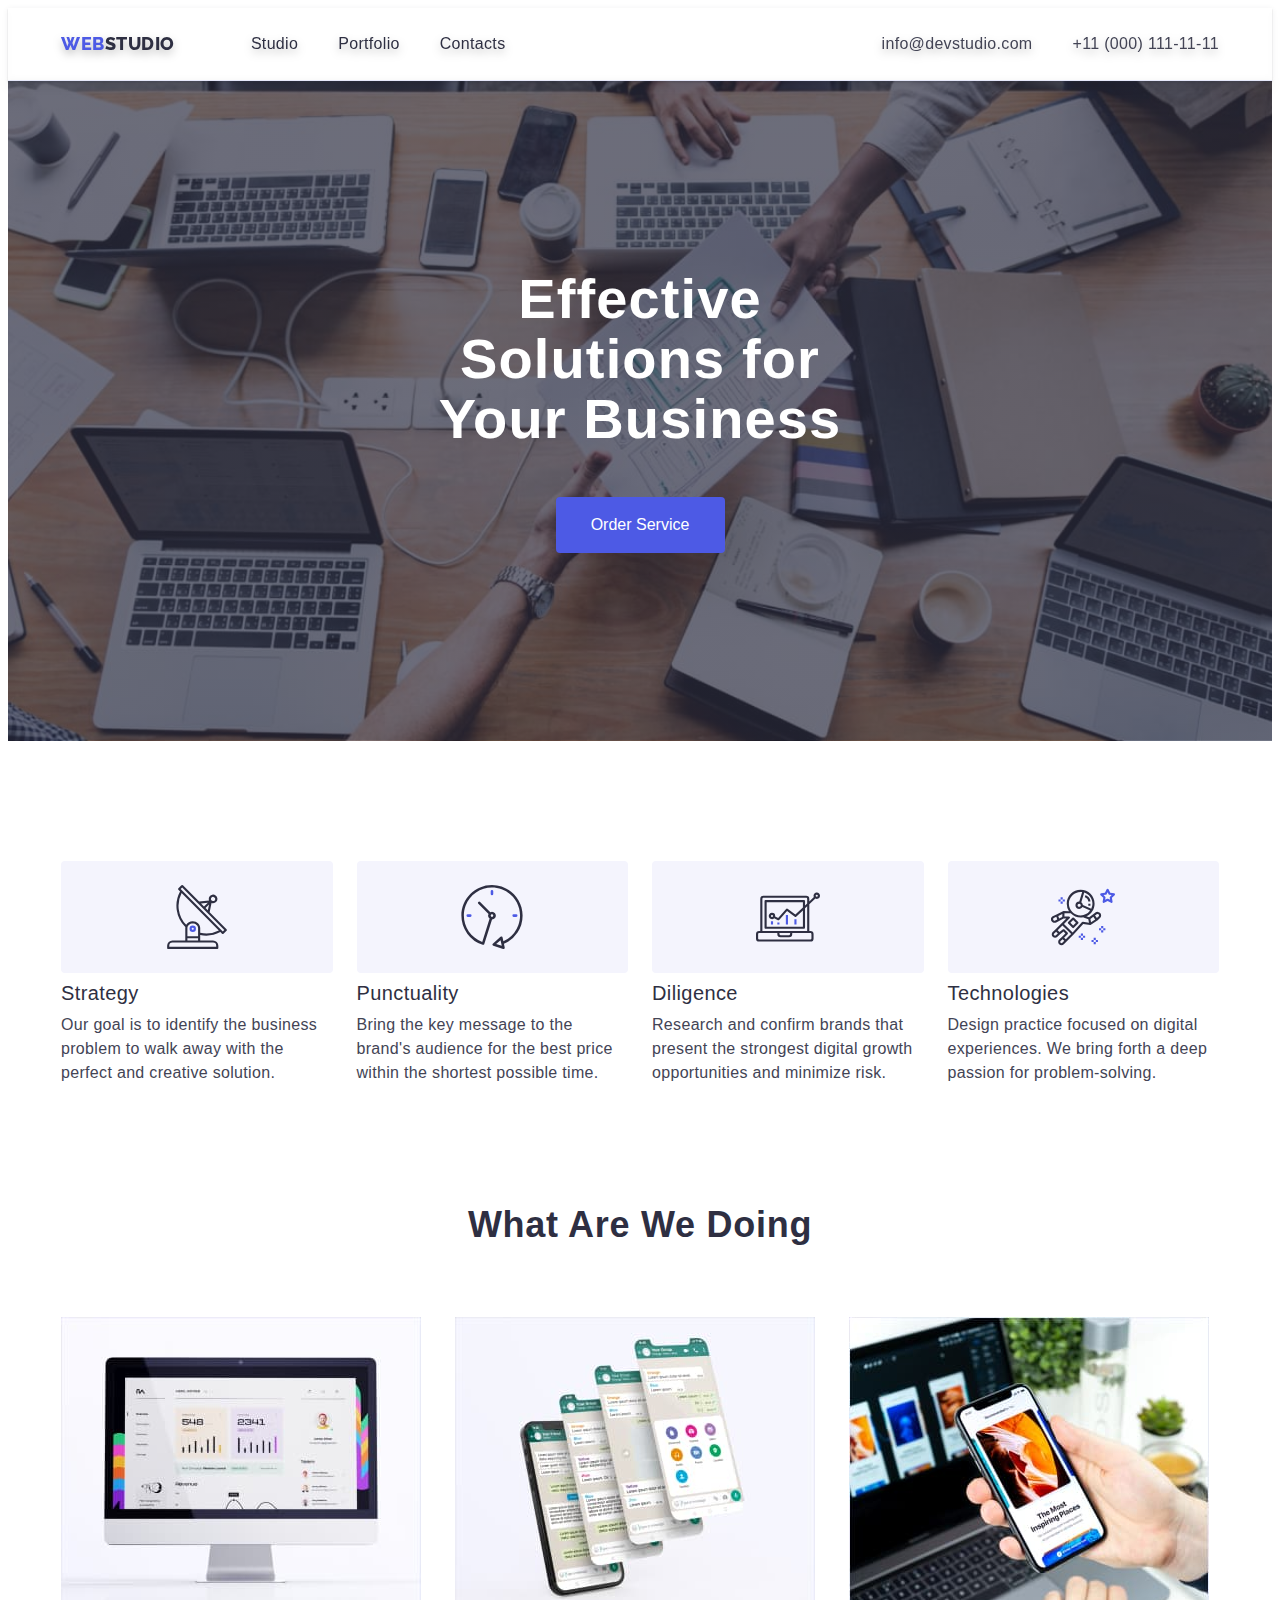
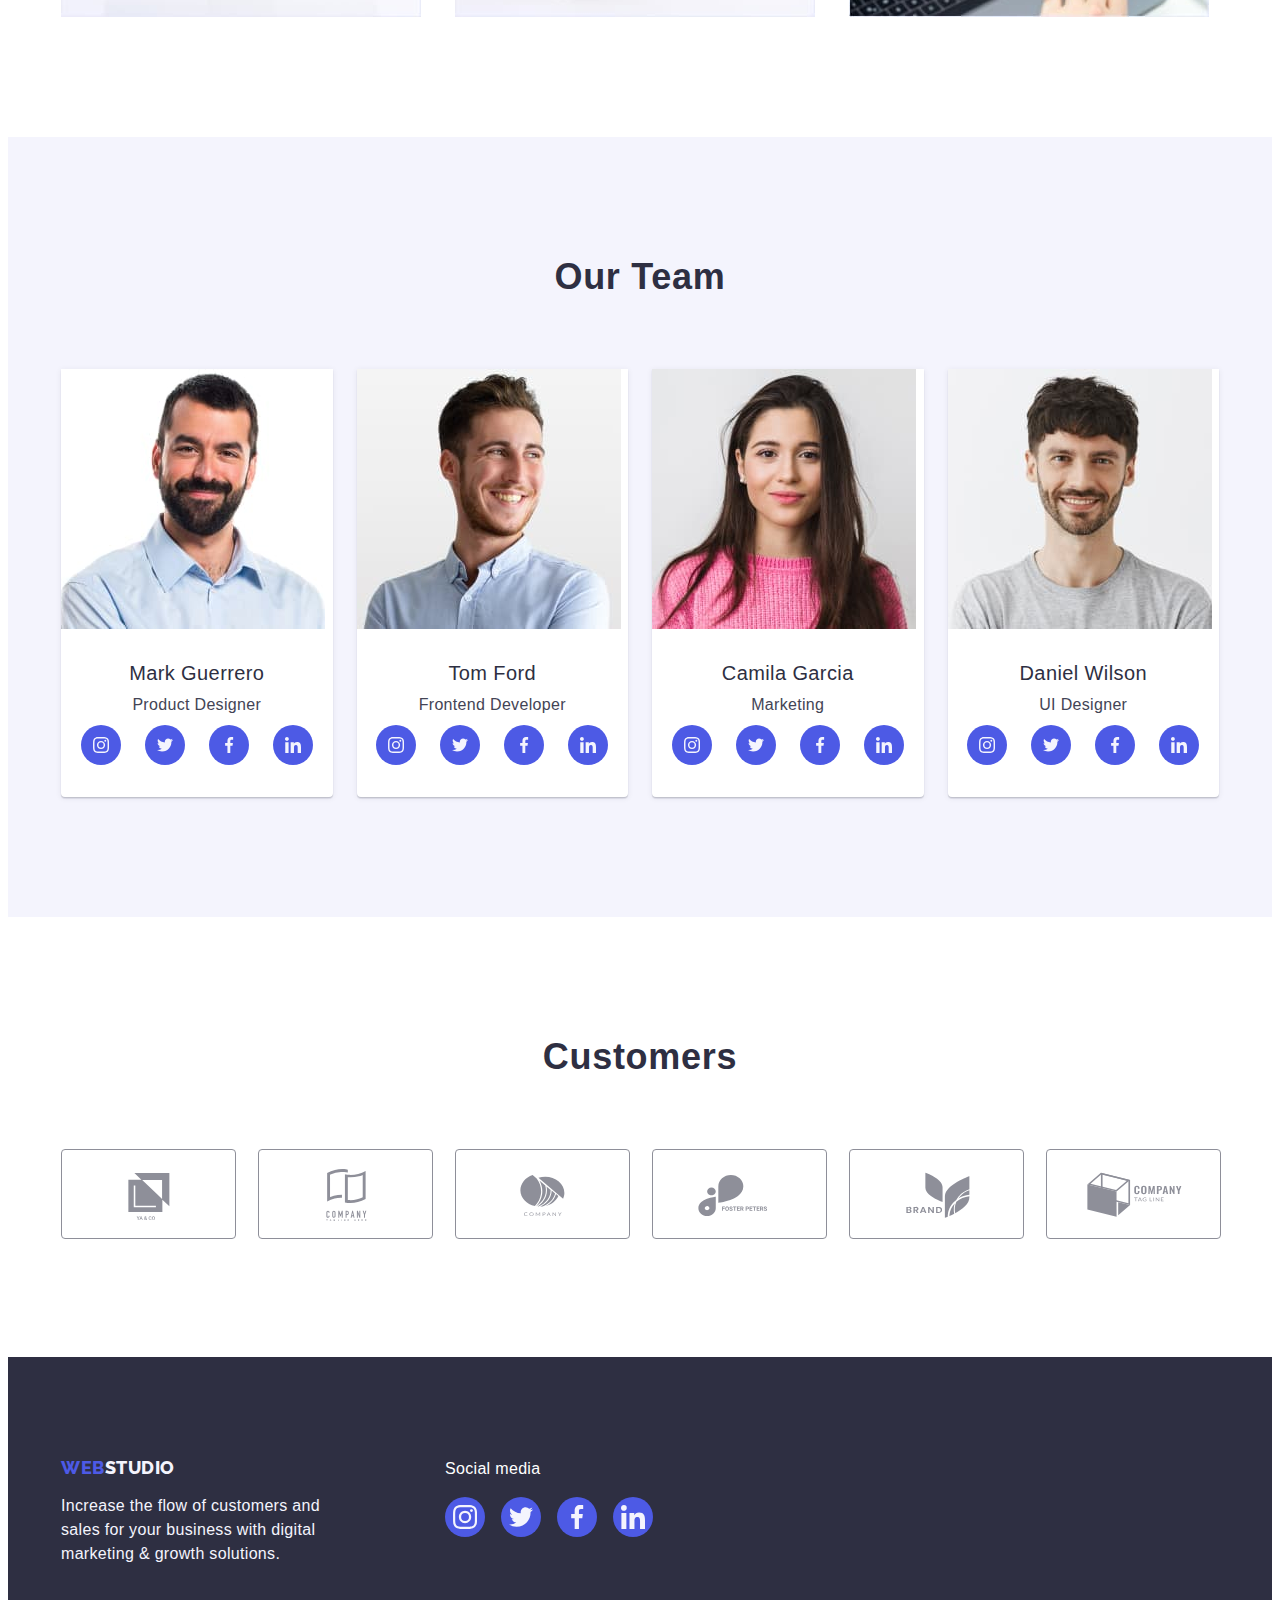
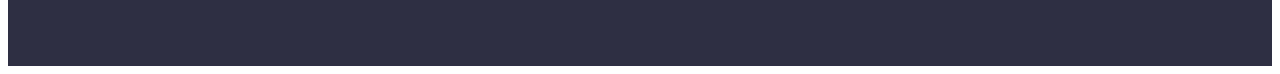
<file: index.html>
<!DOCTYPE html>
<html lang="en">
  <head>
    <meta charset="UTF-8" />
    <meta http-equiv="X-UA-Compatible" content="IE=edge" />
    <meta name="viewport" content="width=device-width, initial-scale=1.0" />
    <title>Document</title>
    <link rel="preconnect" href="https://fonts.googleapis.com" />
    <link rel="preconnect" href="https://fonts.gstatic.com" crossorigin />
    <link
      href="https://fonts.googleapis.com/css2?family=Raleway:wght@800family=Roboto:wght@400;500;700display=swap"
      rel="stylesheet"
    />
    <link
      rel="stylesheet"
      href="https://cdnjs.cloudflare.com/ajax/libs/modern-normalize/2.0.0/modern-normalize.min.css"
      integrity="sha512-4xo8blKMVCiXpTaLzQSLSw3KFOVPWhm/TRtuPVc4WG6kUgjH6J03IBuG7JZPkcWMxJ5huwaBpOpnwYElP/m6wg=="
      crossorigin="anonymous"
      referrerpolicy="no-referrer"
    />
    <link rel="stylesheet" href="./css/styles.css" />
  </head>
  <body>
    <header class="header">
      <div class="container header-container">
        <nav class="header-navigation">
          <a class="header-title link" href="./index.html"
            >Web<span class="header-title-half">Studio</span></a
          >
          <ul class="header-list list">
            <li class="header-item">
              <a class="header-link link" href="./index.html">Studio</a>
            </li>
            <li class="header-item">
              <a class="header-link link" href="./portfolio.html">Portfolio</a>
            </li>
            <li class="header-item">
              <a class="header-link link" href="">Contacts</a>
            </li>
          </ul>
        </nav>
        <address class="header-address">
          <ul class="header-address-list list">
            <li class="header-address-item">
              <a
                class="header-address-link link"
                href="mailto:info@devstudio.com"
                >info@devstudio.com</a
              >
            </li>
            <li class="header-address-item">
              <a class="header-address-link link" href="tel:+110001111111"
                >+11 (000) 111-11-11</a
              >
            </li>
          </ul>
        </address>
      </div>
    </header>

    <main>
      <section class="hero">
        <div class="container">
          <h1 class="hero-title">Effective Solutions for Your Business</h1>
          <button type="button" class="hero-btn">Order Service</button>
        </div>
      </section>

      <section class="goal">
        <div class="container">
          <h2 class="visually-hidden goal-title-one">Our goal</h2>
          <ul class="goal-list list">
            <li class="goal-item">
              <div class="goal-icons">
                <svg class="goal-icon" width="64" height="64">
                  <use href="./images/icons.svg#icon-antenna"></use>
                </svg>
              </div>
              <h3 class="secondary-title">Strategy</h3>
              <p class="goal-text">
                Our goal is to identify the business problem to walk away with
                the perfect and creative solution.
              </p>
            </li>
            <li class="goal-item">
              <div class="goal-icons">
                <svg class="goal-icon" width="64" height="64">
                  <use href="./images/icons.svg#icon-clock"></use>
                </svg>
              </div>
              <h3 class="secondary-title">Punctuality</h3>
              <p class="goal-text">
                Bring the key message to the brand's audience for the best price
                within the shortest possible time.
              </p>
            </li>
            <li class="goal-item">
              <div class="goal-icons">
                <svg class="goal-icon" width="64" height="64">
                  <use href="./images/icons.svg#icon-diagram"></use>
                </svg>
              </div>
              <h3 class="secondary-title">Diligence</h3>
              <p class="goal-text">
                Research and confirm brands that present the strongest digital
                growth opportunities and minimize risk.
              </p>
            </li>
            <li class="goal-item">
              <div class="goal-icons">
                <svg class="goal-icon" width="64" height="64">
                  <use href="./images/icons.svg#icon-astronaut"></use>
                </svg>
              </div>
              <h3 class="secondary-title">Technologies</h3>
              <p class="goal-text">
                Design practice focused on digital experiences. We bring forth a
                deep passion for problem-solving.
              </p>
            </li>
          </ul>
        </div>
      </section>

      <section class="about">
        <div class="container">
          <h2 class="about-title top-title">What are we doing</h2>
          <ul class="about-list list">
            <li class="about-item">
              <img
                class="about-pic"
                src="./images/img1.jpg"
                alt="Technologies"
                width="360"
                height="300"
              />
            </li>
            <li class="about-item">
              <img
                class="about-pic"
                src="./images/img2.jpg"
                alt="Technologies"
                width="360"
                height="300"
              />
            </li>
            <li class="about-item">
              <img
                class="about-pic"
                src="./images/img3.jpg"
                alt="Technologies"
                width="360"
                height="300"
              />
            </li>
          </ul>
        </div>
      </section>

      <section class="team">
        <div class="container">
          <h2 class="team-title top-title">Our Team</h2>
          <ul class="team-list list">
            <li class="team-item">
              <img
                src="./images/img(1).jpg"
                alt="our team"
                width="264"
                height="260"
              />
              <div class="team-wrap">
                <h3 class="secondary-title">Mark Guerrero</h3>
                <p class="team-text top-text">Product Designer</p>
                <ul class="team-icon-list list">
                  <li class="team-icon-item">
                    <a
                      href=""
                      class="team-icon-link link"
                      target="_blank"
                      rel="noreferrer noopener"
                    >
                      <svg class="team-soc-icons" width="16" height="16">
                        <use href="./images/icons.svg#icon-instagram"></use>
                      </svg>
                    </a>
                  </li>
                  <li class="team-icon-item">
                    <a
                      href=""
                      class="team-icon-link link"
                      target="_blank"
                      rel="noreferrer noopener"
                    >
                      <svg class="team-soc-icons" width="16" height="16">
                        <use href="./images/icons.svg#icon-twitter"></use>
                      </svg>
                    </a>
                  </li>
                  <li class="team-icon-item">
                    <a
                      href=""
                      class="team-icon-link link"
                      target="_blank"
                      rel="noreferrer noopener"
                    >
                      <svg class="team-soc-icons" width="16" height="16">
                        <use href="./images/icons.svg#icon-facebook"></use>
                      </svg>
                    </a>
                  </li>
                  <li class="team-icon-item">
                    <a
                      href=""
                      class="team-icon-link link"
                      target="_blank"
                      rel="noreferrer noopener"
                    >
                      <svg class="team-soc-icons" width="16" height="16">
                        <use href="./images/icons.svg#icon-linkedin"></use>
                      </svg>
                    </a>
                  </li>
                </ul>
              </div>
            </li>
            <li class="team-item">
              <img
                src="./images/img(2).jpg"
                alt="our team"
                width="264"
                height="260"
              />
              <div class="team-wrap">
                <h3 class="secondary-title">Tom Ford</h3>
                <p class="team-text top-text">Frontend Developer</p>
                <ul class="team-icon-list list">
                  <li class="team-icon-item">
                    <a
                      href=""
                      class="team-icon-link link"
                      target="_blank"
                      rel="noreferrer noopener"
                    >
                      <svg class="team-soc-icons" width="16" height="16">
                        <use href="./images/icons.svg#icon-instagram"></use>
                      </svg>
                    </a>
                  </li>
                  <li class="team-icon-item">
                    <a
                      href=""
                      class="team-icon-link link"
                      target="_blank"
                      rel="noreferrer noopener"
                    >
                      <svg class="team-soc-icons" width="16" height="16">
                        <use href="./images/icons.svg#icon-twitter"></use>
                      </svg>
                    </a>
                  </li>
                  <li class="team-icon-item">
                    <a
                      href=""
                      class="team-icon-link link"
                      target="_blank"
                      rel="noreferrer noopener"
                    >
                      <svg class="team-soc-icons" width="16" height="16">
                        <use href="./images/icons.svg#icon-facebook"></use>
                      </svg>
                    </a>
                  </li>
                  <li class="team-icon-item">
                    <a
                      href=""
                      class="team-icon-link link"
                      target="_blank"
                      rel="noreferrer noopener"
                    >
                      <svg class="team-soc-icons" width="16" height="16">
                        <use href="./images/icons.svg#icon-linkedin"></use>
                      </svg>
                    </a>
                  </li>
                </ul>
              </div>
            </li>
            <li class="team-item">
              <img
                src="./images/img(3).jpg"
                alt="our team"
                width="264"
                height="260"
              />
              <div class="team-wrap">
                <h3 class="secondary-title">Camila Garcia</h3>
                <p class="team-text top-text">Marketing</p>
                <ul class="team-icon-list list">
                  <li class="team-icon-item">
                    <a
                      href=""
                      class="team-icon-link link"
                      target="_blank"
                      rel="noreferrer noopener"
                    >
                      <svg class="team-soc-icons" width="16" height="16">
                        <use href="./images/icons.svg#icon-instagram"></use>
                      </svg>
                    </a>
                  </li>
                  <li class="team-icon-item">
                    <a
                      href=""
                      class="team-icon-link link"
                      target="_blank"
                      rel="noreferrer noopener"
                    >
                      <svg class="team-soc-icons" width="16" height="16">
                        <use href="./images/icons.svg#icon-twitter"></use>
                      </svg>
                    </a>
                  </li>
                  <li class="team-icon-item">
                    <a
                      href=""
                      class="team-icon-link link"
                      target="_blank"
                      rel="noreferrer noopener"
                    >
                      <svg class="team-soc-icons" width="16" height="16">
                        <use href="./images/icons.svg#icon-facebook"></use>
                      </svg>
                    </a>
                  </li>
                  <li class="team-icon-item">
                    <a
                      href=""
                      class="team-icon-link link"
                      target="_blank"
                      rel="noreferrer noopener"
                    >
                      <svg class="team-soc-icons" width="16" height="16">
                        <use href="./images/icons.svg#icon-linkedin"></use>
                      </svg>
                    </a>
                  </li>
                </ul>
              </div>
            </li>
            <li class="team-item">
              <img
                src="./images/img(4).jpg"
                alt="our team"
                width="264"
                height="260"
              />
              <div class="team-wrap">
                <h3 class="secondary-title">Daniel Wilson</h3>
                <p class="team-text top-text">UI Designer</p>
                <ul class="team-icon-list list">
                  <li class="team-icon-item">
                    <a
                      href=""
                      class="team-icon-link link"
                      target="_blank"
                      rel="noreferrer noopener"
                    >
                      <svg class="team-soc-icons" width="16" height="16">
                        <use href="./images/icons.svg#icon-instagram"></use>
                      </svg>
                    </a>
                  </li>
                  <li class="team-icon-item">
                    <a
                      href=""
                      class="team-icon-link link"
                      target="_blank"
                      rel="noreferrer noopener"
                    >
                      <svg class="team-soc-icons" width="16" height="16">
                        <use href="./images/icons.svg#icon-twitter"></use>
                      </svg>
                    </a>
                  </li>
                  <li class="team-icon-item">
                    <a
                      href=""
                      class="team-icon-link link"
                      target="_blank"
                      rel="noreferrer noopener"
                    >
                      <svg class="team-soc-icons" width="16" height="16">
                        <use href="./images/icons.svg#icon-facebook"></use>
                      </svg>
                    </a>
                  </li>
                  <li class="team-icon-item">
                    <a
                      href=""
                      class="team-icon-link link"
                      target="_blank"
                      rel="noreferrer noopener"
                    >
                      <svg class="team-soc-icons" width="16" height="16">
                        <use href="./images/icons.svg#icon-linkedin"></use>
                      </svg>
                    </a>
                  </li>
                </ul>
              </div>
            </li>
          </ul>
        </div>
      </section>
      <section class="customers">
        <div class="container">
          <h2 class="customers-title top-title">Customers</h2>
          <ul class="customers-list list">
            <li class="customers-item">
              <a href="" class="customers-link link"
                ><svg class="customers-icon" width="104" height="56">
                  <use href="./images/icons.svg#icon-logo1"></use>
                </svg>
              </a>
            </li>
            <li class="customers-item">
              <a href="" class="customers-link link"
                ><svg class="customers-icon" width="104" height="56">
                  <use href="./images/icons.svg#icon-logo2"></use></svg
              ></a>
            </li>
            <li class="customers-item">
              <a href="" class="customers-link link"
                ><svg class="customers-icon" width="104" height="56">
                  <use href="./images/icons.svg#icon-logo3"></use></svg
              ></a>
            </li>
            <li class="customers-item">
              <a href="" class="customers-link link"
                ><svg class="customers-icon" width="104" height="56">
                  <use href="./images/icons.svg#icon-logo4"></use></svg
              ></a>
            </li>
            <li class="customers-item">
              <a href="" class="customers-link link"
                ><svg class="customers-icon" width="104" height="56">
                  <use href="./images/icons.svg#icon-logo5"></use></svg
              ></a>
            </li>
            <li class="customers-item">
              <a href="" class="customers-link link"
                ><svg class="customers-icon" width="104" height="56">
                  <use href="./images/icons.svg#icon-logo6"></use></svg
              ></a>
            </li>
          </ul>
        </div>
      </section>
    </main>

    <footer class="footer">
      <div class="container icon-container">
        <div class="footer-container">
        <a class="footer-title link" href="./index.html"
          >Web<span class="footer-title-half">Studio</span></a
        >
        <p class="footer-text">
          Increase the flow of customers and sales for your business with
          digital marketing & growth solutions.
        </div>
        <div class="container-soc">
        <p class="footer-icon-text">Social media</p>
        <ul class="footer-icon-list list">
          <li class="footer-icon-item">
            <a
              href=""
              class="footer-icon-link link"
              target="_blank"
              rel="noreferrer noopener"
            >
              <svg class="footer-soc-icons" width="24" height="24">
                <use href="./images/icons.svg#icon-instagram"></use>
              </svg>
            </a>
          </li>
          <li class="footer-icon-item">
            <a
              href=""
              class="footer-icon-link link"
              target="_blank"
              rel="noreferrer noopener"
            >
              <svg class="footer-soc-icons" width="24" height="24">
                <use href="./images/icons.svg#icon-twitter"></use>
              </svg>
            </a>
          </li>
          <li class="footer-icon-item">
            <a
              href=""
              class="footer-icon-link link"
              target="_blank"
              rel="noreferrer noopener"
            >
              <svg class="footer-soc-icons" width="24" height="24">
                <use href="./images/icons.svg#icon-facebook"></use>
              </svg>
            </a>
          </li>
          <li class="footer-icon-item">
            <a
              href=""
              class="footer-icon-link link"
              target="_blank"
              rel="noreferrer noopener"
            >
              <svg class="footer-soc-icons" width="24" height="24">
                <use href="./images/icons.svg#icon-linkedin"></use>
              </svg>
            </a>
          </li>
        </ul>
      </div>
      </div>
    </footer>
  </body>
</html>
</file>
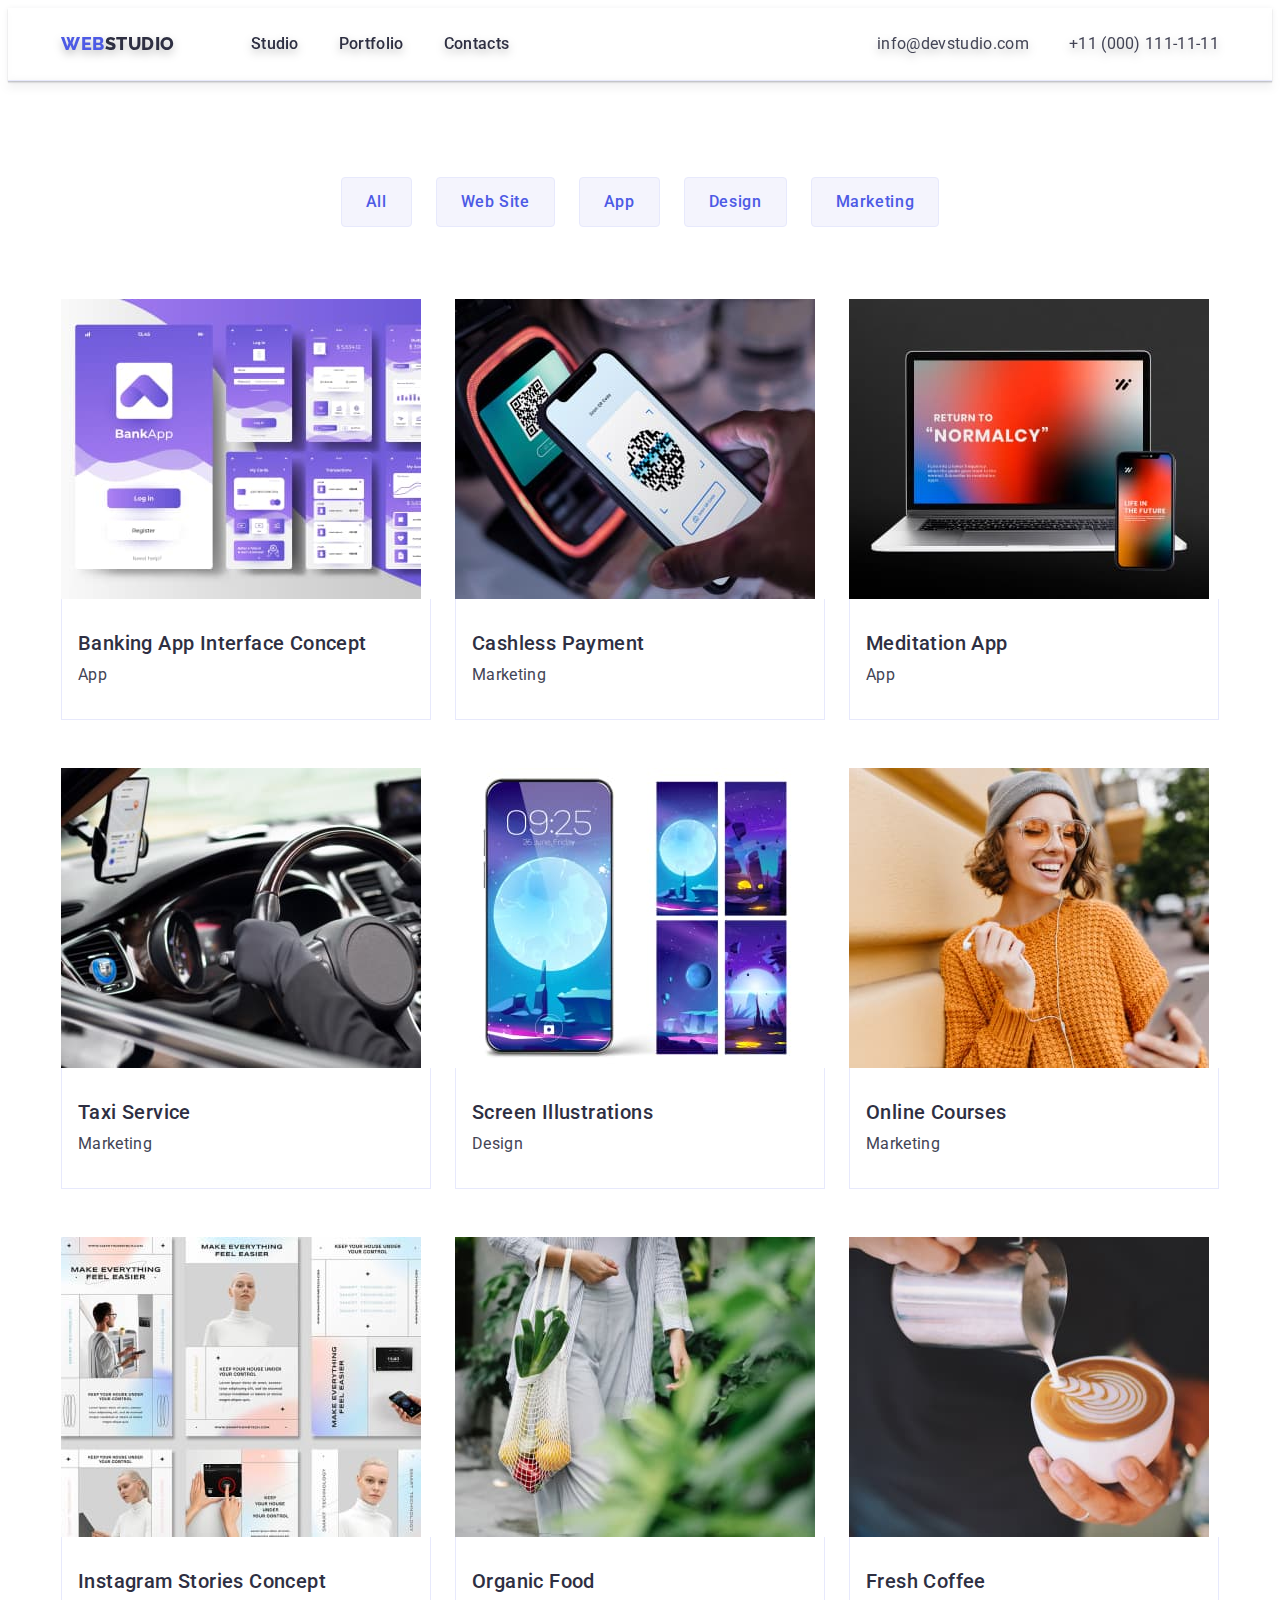
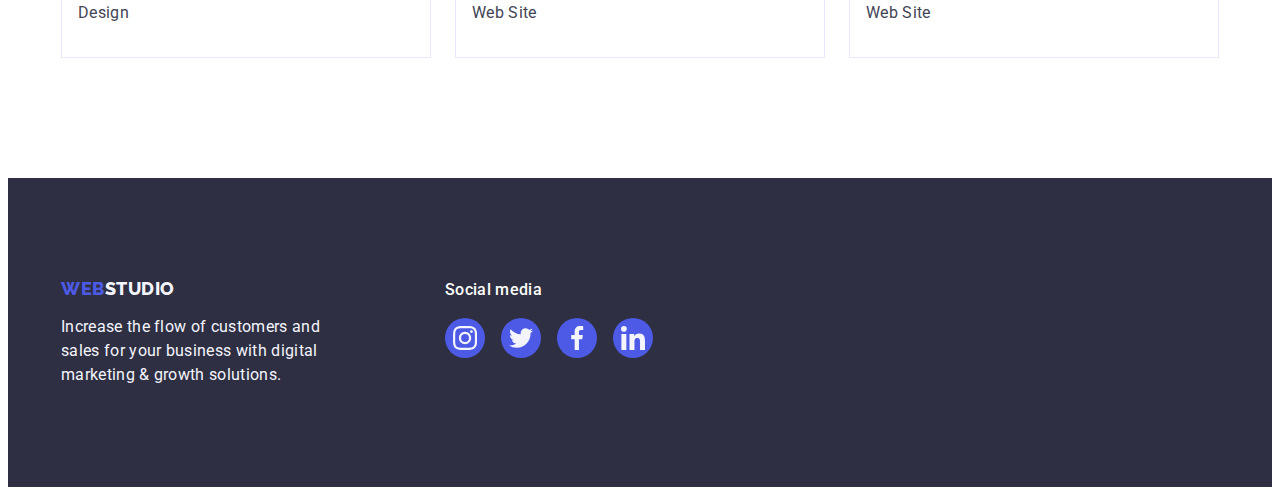
<file: portfolio.html>
<!DOCTYPE html>
<html lang="en">
  <head>
    <meta charset="UTF-8" />
    <meta http-equiv="X-UA-Compatible" content="IE=edge" />
    <meta name="viewport" content="width=device-width, initial-scale=1.0" />
    <title>Document</title>
    <link rel="preconnect" href="https://fonts.googleapis.com" />
    <link rel="preconnect" href="https://fonts.gstatic.com" crossorigin />
    <link
      href="https://fonts.googleapis.com/css2?family=Raleway:wght@800&family=Roboto:wght@400;500;700&display=swap"
      rel="stylesheet"
    />
    <link
      rel="stylesheet"
      href="https://cdnjs.cloudflare.com/ajax/libs/modern-normalize/2.0.0/modern-normalize.min.css"
      integrity="sha512-4xo8blKMVCiXpTaLzQSLSw3KFOVPWhm/TRtuPVc4WG6kUgjH6J03IBuG7JZPkcWMxJ5huwaBpOpnwYElP/m6wg=="
      crossorigin="anonymous"
      referrerpolicy="no-referrer"
    />
    <link rel="stylesheet" href="./css/styles.css" />
  </head>
  <body>
    <header class="header">
      <div class="container header-container">
        <nav class="header-navigation">
          <a class="header-title link" href="./index.html"
            >Web<span class="header-title-half">Studio</span></a
          >
          <ul class="header-list list">
            <li class="header-item">
              <a class="header-link link" href="./index.html">Studio</a>
            </li>
            <li class="header-item">
              <a class="header-link link" href="./portfolio.html">Portfolio</a>
            </li>
            <li class="header-item">
              <a class="header-link link" href="">Contacts</a>
            </li>
          </ul>
        </nav>
        <address class="header-address">
          <ul class="header-address-list list">
            <li class="header-address-item">
              <a
                class="header-address-link link"
                href="mailto:info@devstudio.com"
                >info@devstudio.com</a
              >
            </li>
            <li class="header-address-item">
              <a class="header-address-link link" href="tel:+110001111111"
                >+11 (000) 111-11-11</a
              >
            </li>
          </ul>
        </address>
      </div>
    </header>

    <main>
      <section class="navigation-btn-section">
        <div class="container">
          <h1 hidden>Navigation</h1>
          <ul class="navigation-btn-list list">
         <li><button type="button" class="navigation-btn">All</button></li>
         <li><button type="button" class="navigation-btn">Web Site</button></li>
         <li><button type="button" class="navigation-btn">App</button></li>
         <li><button type="button" class="navigation-btn">Design</button></li>
         <li><button type="button" class="navigation-btn">Marketing</button></li>
          </ul>
          <ul class="images-list list">
            <li class="images-item">
              <a href="" class="images-link link"
                ><img
                  src="./images/portfolio/first_row_1.jpg"
                  alt="Banking App Interface Concept"
                />
                <div class="navigation-wrap">
                  <h2 class="secondary-title">Banking App Interface Concept</h2>
                  <p class="top-text">App</p>
                </div></a
              >
            </li>
            <li class="images-item">
              <a href="" class="images-link link"
                ><img
                  src="./images/portfolio/first_row_2.jpg"
                  alt="Cashless Payment"
                />
                <div class="navigation-wrap">
                  <h2 class="secondary-title">Cashless Payment</h2>
                  <p class="top-text">Marketing</p>
                </div></a
              >
            </li>
            <li class="images-item">
              <a href="" class="images-link link"
                ><img
                  src="./images/portfolio/first_row_3.jpg"
                  alt="Meditation App"
                />
                <div class="navigation-wrap">
                  <h2 class="secondary-title">Meditation App</h2>
                  <p class="top-text">App</p>
                </div></a
              >
            </li>
            <li class="images-item">
              <a href="" class="images-link link"
                ><img
                  src="./images/portfolio/second_row_1.jpg"
                  alt="Taxi Service"
                />
                <div class="navigation-wrap">
                  <h2 class="secondary-title">Taxi Service</h2>
                  <p class="top-text">Marketing</p>
                </div></a
              >
            </li>
            <li class="images-item">
              <a href="" class="images-link link"
                ><img
                  src="./images/portfolio/second_row_2.jpg"
                  alt="Screen Illustrations"
                />
                <div class="navigation-wrap">
                  <h2 class="secondary-title">Screen Illustrations</h2>
                  <p class="top-text">Design</p>
                </div></a
              >
            </li>
            <li class="images-item">
              <a href="" class="images-link link"
                ><img
                  src="./images/portfolio/second_row_3.jpg"
                  alt="Online Courses"
                />
                <div class="navigation-wrap">
                  <h2 class="secondary-title">Online Courses</h2>
                  <p class="top-text">Marketing</p>
                </div></a
              >
            </li>
            <li class="images-item">
              <a href="" class="images-link link"
                ><img
                  src="./images/portfolio/third_row_1.jpg"
                  alt="Instagram Stories Concept"
                />
                <div class="navigation-wrap">
                  <h2 class="secondary-title">Instagram Stories Concept</h2>
                  <p class="top-text">Design</p>
                </div></a
              >
            </li>
            <li class="images-item">
              <a href="" class="images-link link"
                ><img
                  src="./images/portfolio/third_row_2.jpg"
                  alt="Organic Food"
                />
                <div class="navigation-wrap">
                  <h2 class="secondary-title">Organic Food</h2>
                  <p class="top-text">Web Site</p>
                </div></a
              >
            </li>
            <li class="images-item">
              <a href="" class="images-link link"
                ><img
                  src="./images/portfolio/third_row_3.jpg"
                  alt="Fresh Coffee"
                />
                <div class="navigation-wrap">
                  <h2 class="secondary-title">Fresh Coffee</h2>
                  <p class="top-text">Web Site</p>
                </div></a
              >
            </li>
          </ul>
        </div>
      </section>
    </main>

    <footer class="footer">
      <div class="container icon-container">
        <div class="footer-container">
        <a class="footer-title link" href="./index.html"
          >Web<span class="footer-title-half">Studio</span></a
        >
        <p class="footer-text">
          Increase the flow of customers and sales for your business with
          digital marketing & growth solutions.
        </div>
        <div class="container-soc">
        <p class="footer-icon-text">Social media</p>
        <ul class="footer-icon-list list">
          <li class="footer-icon-item">
            <a
              href=""
              class="footer-icon-link link"
              target="_blank"
              rel="noreferrer noopener"
            >
              <svg class="footer-soc-icons" width="24" height="24">
                <use href="./images/icons.svg#icon-instagram"></use>
              </svg>
            </a>
          </li>
          <li class="footer-icon-item">
            <a
              href=""
              class="footer-icon-link link"
              target="_blank"
              rel="noreferrer noopener"
            >
              <svg class="footer-soc-icons" width="24" height="24">
                <use href="./images/icons.svg#icon-twitter"></use>
              </svg>
            </a>
          </li>
          <li class="footer-icon-item">
            <a
              href=""
              class="footer-icon-link link"
              target="_blank"
              rel="noreferrer noopener"
            >
              <svg class="footer-soc-icons" width="24" height="24">
                <use href="./images/icons.svg#icon-facebook"></use>
              </svg>
            </a>
          </li>
          <li class="footer-icon-item">
            <a
              href=""
              class="footer-icon-link link"
              target="_blank"
              rel="noreferrer noopener"
            >
              <svg class="footer-soc-icons" width="24" height="24">
                <use href="./images/icons.svg#icon-linkedin"></use>
              </svg>
            </a>
          </li>
        </ul>
      </div>
      </div>
    </footer>
  </body>
</html>
</file>
<file: css/styles.css>
:root {
  --title-color: #2e2f42;
  --text-colour: #f4f4fd;
  --second-text-color: #434455;
  --first-background-color: #2e2f42;
  --second-background-color: #f4f4fd;
  --header-title-color: #4d5ae5;
  --hightlight-color: #404bbf;
  --background-color: #ffffff;
}

* {
  list-style: none;
}

body {
  color: #434455;
  background-color: var(--background-color);
  font-family: "Roboto", sans-serif;
}

p,
h1,
h2,
h3,
h4,
h5,
h6 {
  margin: 0;
}

ol,
ul {
  margin: 0;
  padding: 0;
}

img {
  display: block;
}

.container {
  width: 1158px;
  margin: 0 auto;
  padding-left: 15px;
  padding-right: 15px;
}

.list {
  list-style: none;
}
.link {
  text-decoration: none;
}
.top-text {
  font-size: 16px;
  line-height: 1.5;
  letter-spacing: 0.02em;
  color: var(--second-text-color);
}

.top-title {
  font-size: 36px;
  line-height: 1.11;
  text-align: center;
  letter-spacing: 0.02em;
  text-transform: capitalize;
  color: var(--title-color);
}

.secondary-title {
  font-weight: 500;
  font-size: 20px;
  line-height: 1.2;
  letter-spacing: 0.02em;
  color: var(--title-color);
  margin-bottom: 8px;
}

/* HEADER */

.header {
  color: #e7e9fc;
  box-shadow: 0px 2px 1px rgba(46, 47, 66, 0.08),
    0px 1px 1px rgba(46, 47, 66, 0.16), 0px 1px 6px rgba(46, 47, 66, 0.08);
  filter: drop-shadow(0px 4px 4px rgba(0, 0, 0, 0.25));
  border-bottom: 1px solid #e7e9fc;
}

.header-navigation {
  display: flex;
}

.header-list {
  display: flex;
  gap: 40px;
}

.header-link {
  padding: 24px 0 24px;
}

.header-address {
  margin-left: auto;
}

.header-address-list {
  display: flex;
  gap: 40px;
  padding: 24px 0 24px;
}

.header-navigation {
  display: flex;
  align-items: center;
}

.header-container {
  display: flex;
  padding: 0 15px 0 15px;
}

.header-title {
  margin-right: 76px;
}

.header-title {
  font-family: "Raleway", sans-serif;
  font-weight: 800;
  font-size: 18px;
  line-height: 1.17;
  display: flex;
  align-items: center;
  letter-spacing: 0.03em;
  text-transform: uppercase;
  color: var(--header-title-color);
}

.header-title-half {
  color: var(--title-color);
  line-height: 1.17;
}

.header-link {
  font-weight: 500;
  font-size: 16px;
  line-height: 1.5;
  letter-spacing: 0.02em;
  color: var(--title-color);
}

.header-link:hover {
  color: var(--hightlight-color);
}

.header-link:focus {
  color: var(--hightlight-color);
}

.header-address-link {
  font-size: 16px;
  line-height: 1.5;
  letter-spacing: 0.02em;
  color: var(--second-text-color);
}

.header-address {
  font-style: normal;
}

.header-address-link:hover {
  color: var(--hightlight-color);
}

.header-address-link:focus {
  color: var(--hightlight-color);
}

/* HERO */

.hero {
  background-color: var(--first-background-color);
  padding-top: 188px;
  padding-bottom: 188px;
  background-image: linear-gradient(
      rgba(46, 47, 66, 0.7),
      rgba(46, 47, 66, 0.7)
    ),
    url(../images/homework4/hero-bg.jpg);
  background-repeat: no-repeat;
  background-position: center;
  background-size: cover;
  max-width: 1440px;
}

.hero-title {
  font-size: 56px;
  line-height: 1.07;
  text-align: center;
  letter-spacing: 0.02em;
  color: #ffffff;
  margin-bottom: 48px;
  max-width: 496px;
  margin: 0 auto;
}

.hero-btn {
  font-family: inherit;
  font-weight: 500;
  font-size: 16px;
  line-height: 1.5;
  min-width: 169px;
  height: 56px;
  color: #ffffff;
  background: var(--header-title-color);
  cursor: pointer;
  border: none;
  display: block;
  margin: 0 auto;
  margin-top: 48px;
  border-radius: 4px;
}

.hero-btn:hover {
  background-color: var(--hightlight-color);
}

.hero-btn:focus {
  background-color: var(--hightlight-color);
}

/* GOAL */

.goal {
  padding-top: 120px;
  padding-bottom: 120px;
}

.goal-list {
  display: flex;
  gap: 24px;
}

.goal-item {
  width: calc((100% - 72px) / 4);
}

.goal-text {
  font-size: 16px;
  line-height: 1.5;
  letter-spacing: 0.02em;
  color: #434455;
  width: 264px;
  height: 72px;
}

.goal-icons {
  justify-content: center;
  align-items: center;
  display: flex;
  width: 100%;
  height: 112px;
  left: 0px;
  top: 0px;
  background: #f4f4fd;
  border-radius: 4px;
  margin-bottom: 8px;
}

.visually-hidden {
  position: absolute;
  width: 1px;
  height: 1px;
  margin: -1px;
  border: 0;
  padding: 0;
  white-space: nowrap;
  clip-path: inset(100%);
  clip: rect(0 0 0 0);
  overflow: hidden;
}

/* ABOUT */

.about {
  padding-bottom: 120px;
}

.about-title {
  margin-bottom: 72px;
}

.about-list {
  display: flex;
  gap: 24px;
}

.about-item {
  width: calc((100% - 48px) / 3);
}

/* TEAM */

.team {
  background-color: var(--second-background-color);
  padding-top: 120px;
  padding-bottom: 120px;
}

.team-title {
  margin-bottom: 72px;
}

.team-list {
  display: flex;
  gap: 24px;
}

.team-item {
  background-color: #ffffff;
  box-shadow: 0px 1px 6px rgba(46, 47, 66, 0.08),
    0px 1px 1px rgba(46, 47, 66, 0.16), 0px 2px 1px rgba(46, 47, 66, 0.08);
  border-radius: 0px 0px 4px 4px;
  width: calc((100% - 72px) / 4);
}

.team-wrap {
  padding: 32px 16px 32px;
  text-align: center;
}

.team-text {
  text-align: center;
}

.team-icon-link {
  display: flex;
  justify-content: center;
  align-items: center;
  width: 40px;
  height: 40px;
  border-radius: 50%;
  background-color: var(--header-title-color);
}

.team-icon-link:hover {
  background-color: var(--hightlight-color);
}

.team-icon-link:focus {
  background-color: var(--hightlight-color);
}

.team-icon-list {
  display: flex;
  justify-content: center;
  gap: 24px;
  margin-top: 8px;
}

.team-soc-icons {
  fill: #f4f4fd;
}

/* CUSTOMERS */

.customers {
  padding-top: 120px;
  padding-bottom: 120px;
}

.customers-list {
  display: flex;
  gap: 24px;
}

.customers-item {
  width: calc((100% - 120px) / 6);
  height: 88px;
}

.customers-link {
  width: 100%;
  height: 100%;
  border: 1px solid #8e8f99;
  border-radius: 4px;
  display: flex;
  align-items: center;
  justify-content: center;
  color: #8e8f99;
}

.customers-link:hover {
  border-color: var(--hightlight-color);
  color: var(--hightlight-color);
}

.customers-link:focus {
  border-color: var(--hightlight-color);
  color: var(--hightlight-color);
}

.customers-icon {
  fill: currentColor;
}

.customers-title {
  margin-bottom: 72px;
}

/* FOOTER */

.footer {
  background-color: var(--first-background-color);
  padding: 100px 0 100px;
}

.icon-container {
  display: flex;
  align-items: baseline;
}

.footer-title {
  font-family: "Raleway", sans-serif;
  font-weight: 800;
  font-size: 18px;
  line-height: 1.17;
  display: inline-block;
  align-items: center;
  letter-spacing: 0.03em;
  text-transform: uppercase;
  color: var(--header-title-color);
  margin-bottom: 16px;
}

.footer-title-half {
  color: var(--second-background-color);
  line-height: 1.17;
}

.footer-text {
  font-size: 16px;
  line-height: 1.5;
  letter-spacing: 0.02em;
  color: var(--second-background-color);
  max-width: 264px;
}

.footer-icon-list {
  display: flex;
  justify-content: center;
  gap: 16px;
}

.footer-icon-link {
  display: flex;
  justify-content: center;
  align-items: center;
  width: 40px;
  height: 40px;
  border-radius: 50%;
  background-color: var(--header-title-color);
}

.footer-icon-link:hover {
  background-color: #31d0aa;
}

.footer-icon-link:focus {
  background-color: #31d0aa;
}

.footer-container {
  margin-right: 120px;
}

.footer-icon-text {
  font-weight: 500;
  font-size: 16px;
  line-height: 1.5;
  letter-spacing: 0.02em;
  color: #ffffff;
  margin-bottom: 16px;
}

.footer-soc-icons {
  fill: #f4f4fd;
}

/* PORTFOLIO */

.navigation-btn {
  font-family: inherit;
  font-weight: 500;
  font-size: 16px;
  line-height: 1.5;
  display: flex;
  letter-spacing: 0.04em;
  color: var(--header-title-color);
  background-color: #e7e9fc;
  border-radius: 4px;
  cursor: pointer;
  padding: 12px 24px;
  background: var(--second-background-color);
  border: 1px solid #e7e9fc;
  border-radius: 4px;
}

.navigation-btn:hover {
  color: var(--background-color);
  background-color: var(--hightlight-color);
  border: 1px solid transparent;
  box-shadow: 0px 3px 1px rgba(0, 0, 0, 0.1), 0px 2px 1px rgba(0, 0, 0, 0.08),
    0px 2px 2px rgba(0, 0, 0, 0.12);
}

.navigation-btn:focus {
  color: var(--background-color);
  background-color: var(--hightlight-color);
  border: 1px solid transparent;
  box-shadow: 0px 3px 1px rgba(0, 0, 0, 0.1), 0px 2px 1px rgba(0, 0, 0, 0.08),
    0px 2px 2px rgba(0, 0, 0, 0.12);
}

.navigation-btn-list {
  display: flex;
  justify-content: center;
  gap: 24px;
  margin-bottom: 72px;
}

/* .navigation-btn-item {
  display: block;
  margin: 0 auto;
} */

.navigation-wrap {
  padding: 32px 16px;
  border: 1px solid #e7e9fc;
  border-top: none;
}

.navigation-btn-section {
  padding: 96px 0 120px 0;
}

/* IMAGES */

.images-list {
  display: flex;
  gap: 48px 24px;
  flex-wrap: wrap;
}

.images-item {
  width: calc((100% - 48px) / 3);
}

.images-link {
  display: block;
}

.images-link:hover {
  box-shadow: 0px 1px 6px rgba(46, 47, 66, 0.08),
    0px 1px 1px rgba(46, 47, 66, 0.16), 0px 2px 1px rgba(46, 47, 66, 0.08);
}

.images-link:focus {
  box-shadow: 0px 1px 6px rgba(46, 47, 66, 0.08),
    0px 1px 1px rgba(46, 47, 66, 0.16), 0px 2px 1px rgba(46, 47, 66, 0.08);
}
</file>
